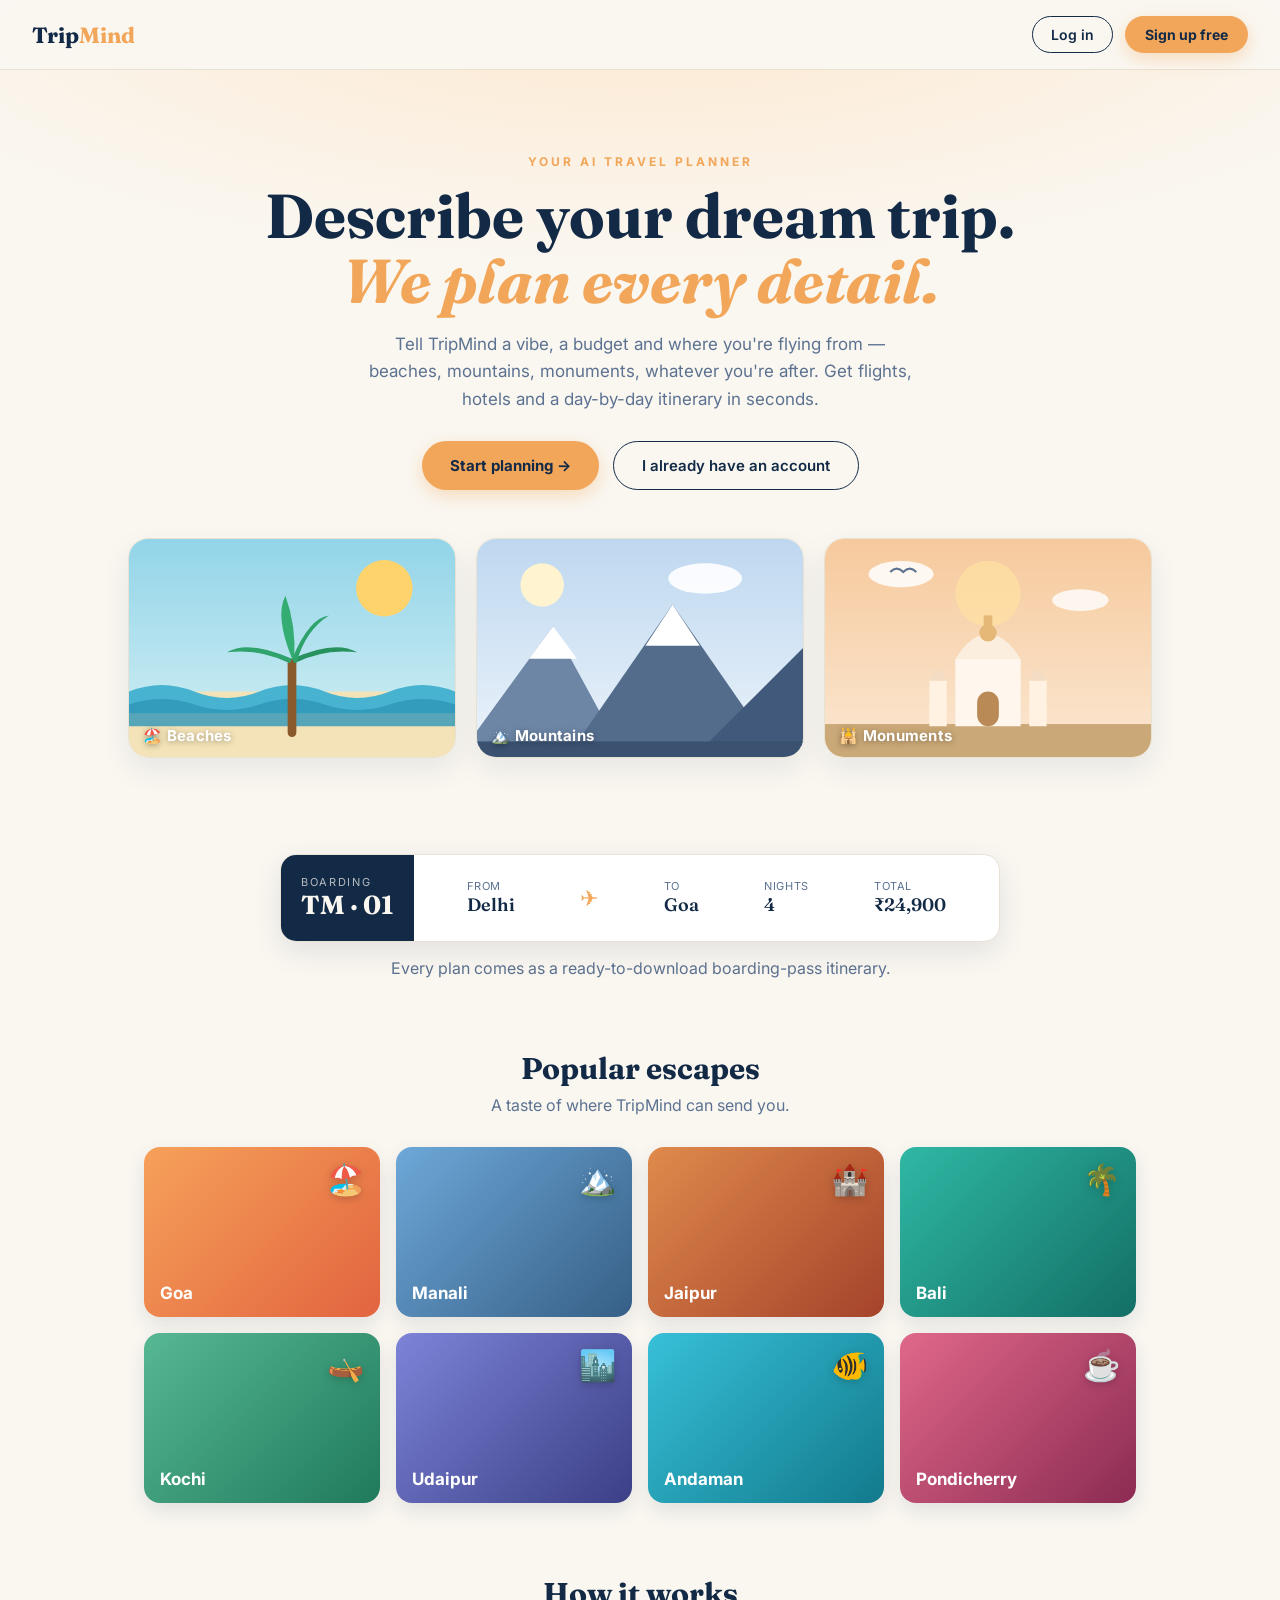
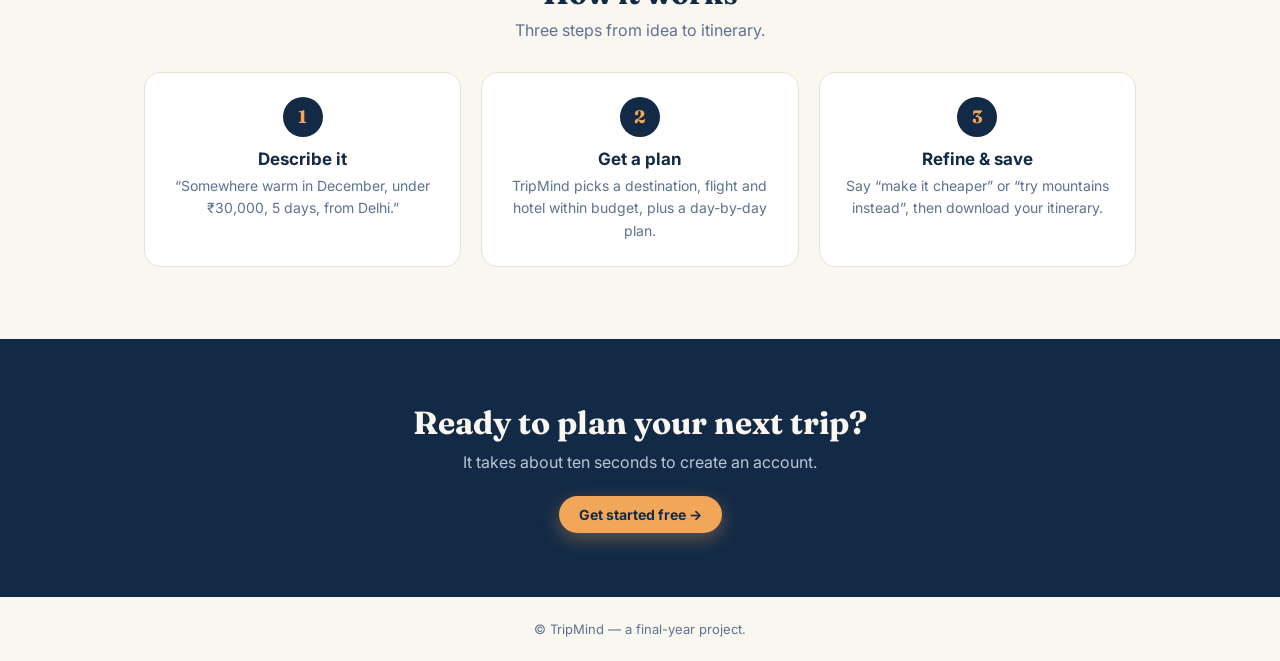
<file: TripMind/frontend/index.html>
<!DOCTYPE html>
<html lang="en">
<head>
  <meta charset="UTF-8" />
  <title>TripMind</title>
  <link rel="stylesheet" href="style.css" />
</head>
<body>
  <div class="auth-wrap"><p class="loading-text">Loading TripMind...</p></div>
  <script src="api.js"></script>
  <script>
    window.location.href = isLoggedIn() ? "chat.html" : "landing.html";
  </script>
</body>
</html>
</file>
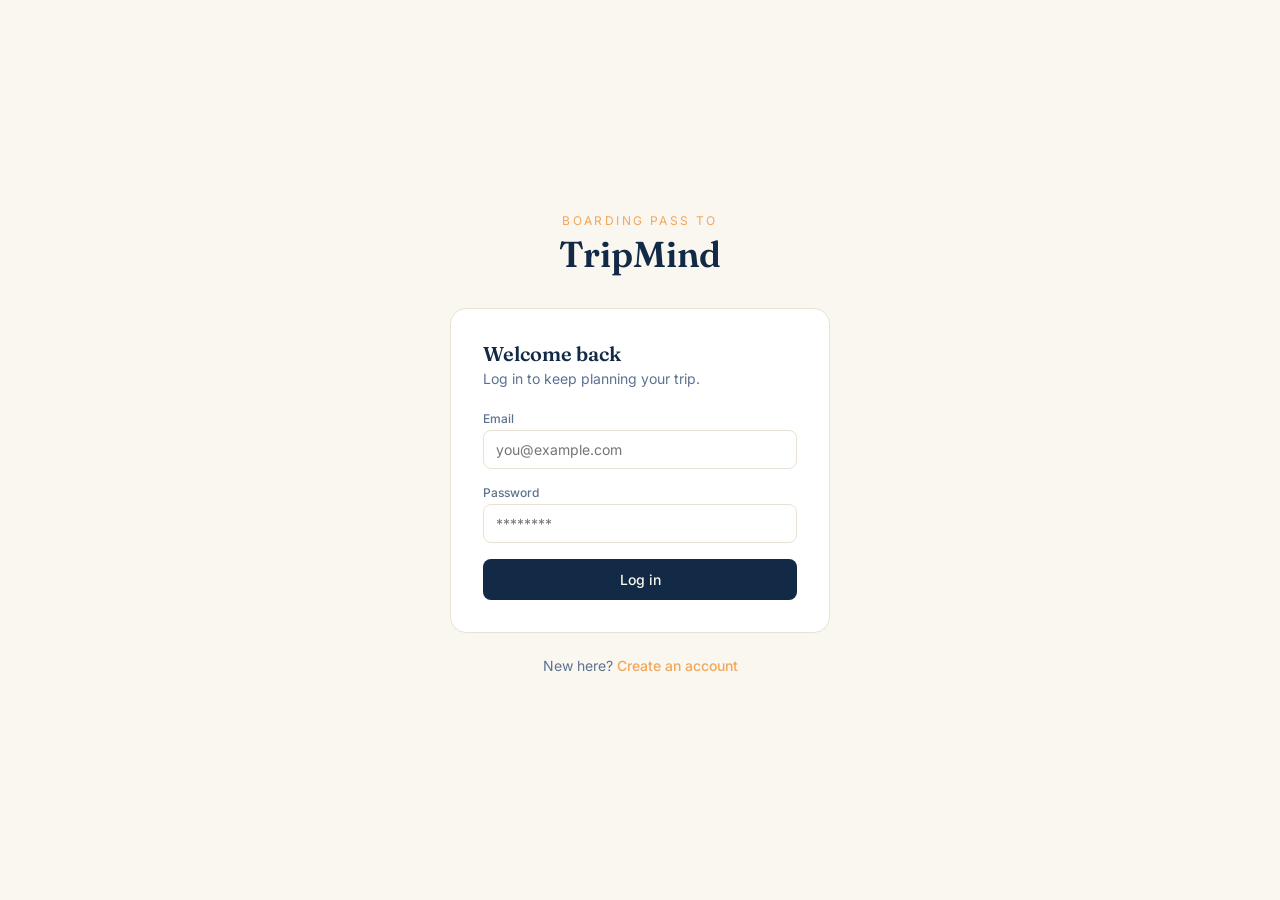
<file: TripMind/frontend/chat.html>
<!DOCTYPE html>
<html lang="en">
<head>
  <meta charset="UTF-8" />
  <title>Plan a trip - TripMind</title>
  <link rel="stylesheet" href="style.css" />
</head>
<body>
  <header class="navbar">
    <a href="chat.html" class="brand">TripMind</a>
    <nav>
      <a href="chat.html" class="active">Plan a trip</a>
      <a href="trips.html">My trips</a>
      <a href="settings.html">Settings</a>
      <button id="logoutBtn">Log out</button>
    </nav>
  </header>

  <main class="chat-wrap">
    <div class="messages" id="messages"></div>

    <div class="starters" id="starters">
      <p>Try asking</p>
      <button class="starter-btn" data-msg="Somewhere warm in December, under Rs 30,000, 5 days, from Delhi">Somewhere warm in December, under Rs 30,000, 5 days, from Delhi</button>
      <button class="starter-btn" data-msg="A heritage trip to Ahmedabad, 4 nights, from Mumbai">A heritage trip to Ahmedabad, 4 nights, from Mumbai</button>
      <button class="starter-btn" data-msg="Snowy mountains from Delhi, 6 days, budget 35000">Snowy mountains from Delhi, 6 days, budget 35000</button>
    </div>

    <form class="chat-form" id="chatForm">
      <textarea id="messageInput" rows="1" placeholder="Describe the trip you want..."></textarea>
      <button type="submit" id="sendBtn">Send</button>
    </form>
  </main>

  <script src="api.js"></script>
  <script>
    requireAuth();
    let conversationId = null, loading = false;
    const messagesEl = document.getElementById("messages");
    const startersEl = document.getElementById("starters");
    const form = document.getElementById("chatForm");
    const input = document.getElementById("messageInput");
    const sendBtn = document.getElementById("sendBtn");

    document.getElementById("logoutBtn").addEventListener("click", function () {
      clearToken(); window.location.href = "login.html";
    });

    const inr = function (n) { return "\u20B9" + Number(n).toLocaleString("en-IN"); };

    function addBubble(role, content) {
      const row = document.createElement("div");
      row.className = "bubble-row " + role;
      const b = document.createElement("div");
      b.className = "bubble " + role; b.textContent = content;
      row.appendChild(b); messagesEl.appendChild(row);
      messagesEl.scrollTop = messagesEl.scrollHeight;
    }

    function mapUrl(lat, lon) {
      var d = 0.15;
      return "https://www.openstreetmap.org/export/embed.html?bbox=" +
        (lon-d)+"%2C"+(lat-d)+"%2C"+(lon+d)+"%2C"+(lat+d)+"&layer=mapnik&marker="+lat+"%2C"+lon;
    }

    function downloadPdf(id, btn) {
      var old = btn.textContent; btn.disabled = true; btn.textContent = "…";
      fetch(API_URL + "/bookings/" + id + "/pdf", { headers: { Authorization: "Bearer " + getToken() } })
        .then(function (r) { if (!r.ok) throw new Error("PDF failed"); return r.blob(); })
        .then(function (blob) {
          var u = URL.createObjectURL(blob), a = document.createElement("a");
          a.href = u; a.download = "tripmind_trip_" + id + ".pdf";
          document.body.appendChild(a); a.click(); a.remove(); URL.revokeObjectURL(u);
        })
        .catch(function (e) { alert(e.message); })
        .finally(function () { btn.disabled = false; btn.textContent = old; });
    }

    // Rich plan card in the chat
    function addPlanCard(it, bookingId) {
      const uid = "m" + Date.now() + Math.floor(Math.random() * 999);
      const days = (it.days || []).map(function (d, i) {
        return "<li><span>Day " + (i + 1) + "</span>" + d + "</li>"; }).join("");
      const alts = (it.alternatives || []).map(function (a) {
        return "<span class='alt-chip'>" + a.city + " · " + inr(a.total) + "</span>"; }).join("");
      const badge = it.is_update ? "<span class='plan-badge'>Updated</span>" : "";
      const over = it.within_budget ? "" : " <span class='over'>(over budget)</span>";

      const html =
        "<div class='plan-card'>" +
          "<div class='plan-head'>" +
            "<div class='route'><b>" + it.origin + "</b> <span class='pl'>\u2708</span> <b>" + it.destination + "</b></div>" +
            "<div class='pn'>" + it.nights + " nights " + badge + "</div>" +
          "</div>" +
          (it.highlight ? "<p class='plan-hl'>" + it.highlight + "</p>" : "") +
          "<div class='prow'><span class='pk'>\u2708\ufe0f Flight</span><span class='pv'>" + it.airline + " · " + it.departure_date + "</span><span class='pp'>" + inr(it.flight_price) + "</span></div>" +
          "<div class='prow'><span class='pk'>\U0001f3e8 Hotel</span><span class='pv'>" + it.hotel_name + " · \u2605" + it.hotel_rating + "</span><span class='pp'>" + inr(it.hotel_price_per_night) + "/night</span></div>" +
          "<div class='prow total'><span class='pk'>\U0001f4b0 Total</span><span class='pv'></span><span class='pp'>" + inr(it.total_price) + over + "</span></div>" +
          "<details class='plan-days'><summary>Day-by-day itinerary</summary><ul class='day-list'>" + days + "</ul></details>" +
          (alts ? "<div class='plan-alts'>Also considered: " + alts + "</div>" : "") +
          "<div class='plan-actions'>" +
            (bookingId ? "<button class='chip-btn' id='pdf-" + uid + "'>\u2b07 Download PDF</button>" : "") +
            (it.lat != null ? "<button class='chip-btn' id='map-" + uid + "'>\u25ce Show map</button>" : "") +
          "</div>" +
          (it.lat != null ? "<div class='plan-map' id='mapwrap-" + uid + "' style='display:none'><iframe title='map' loading='lazy' src='" + mapUrl(it.lat, it.lon) + "'></iframe></div>" : "") +
        "</div>";

      const row = document.createElement("div");
      row.className = "bubble-row assistant";
      row.innerHTML = html;
      messagesEl.appendChild(row);
      messagesEl.scrollTop = messagesEl.scrollHeight;

      if (bookingId) {
        const pb = document.getElementById("pdf-" + uid);
        pb.addEventListener("click", function () { downloadPdf(bookingId, pb); });
      }
      if (it.lat != null) {
        document.getElementById("map-" + uid).addEventListener("click", function () {
          const m = document.getElementById("mapwrap-" + uid);
          m.style.display = m.style.display === "none" ? "block" : "none";
          messagesEl.scrollTop = messagesEl.scrollHeight;
        });
      }
    }

    function setThinking(show) {
      const ex = document.getElementById("thinkingRow");
      if (ex) ex.remove();
      if (!show) return;
      const row = document.createElement("div");
      row.className = "bubble-row assistant"; row.id = "thinkingRow";
      row.innerHTML = '<div class="thinking"><div class="track"><div class="plane"></div></div><span>Planning...</span></div>';
      messagesEl.appendChild(row); messagesEl.scrollTop = messagesEl.scrollHeight;
    }

    async function sendMessage(text) {
      if (!text.trim() || loading) return;
      startersEl.style.display = "none";
      addBubble("user", text); input.value = "";
      loading = true; sendBtn.disabled = true; setThinking(true);
      try {
        const res = await api.sendMessage(text, conversationId);
        conversationId = res.conversation_id;
        setThinking(false);
        if (res.itinerary) addPlanCard(res.itinerary, res.booking_id);
        else addBubble("assistant", res.reply);
      } catch (err) {
        setThinking(false);
        addBubble("assistant", "Something went wrong reaching the planner: " + err.message);
      } finally { loading = false; sendBtn.disabled = false; }
    }

    addBubble("assistant", "Tell me what kind of trip you're after — a vibe, a budget, roughly how long, and where you're flying from. I'll plan it, and you can refine with things like \u201cmake it cheaper\u201d.");

    document.querySelectorAll(".starter-btn").forEach(function (btn) {
      btn.addEventListener("click", function () { sendMessage(btn.getAttribute("data-msg")); });
    });
    form.addEventListener("submit", function (e) { e.preventDefault(); sendMessage(input.value); });
    input.addEventListener("keydown", function (e) {
      if (e.key === "Enter" && !e.shiftKey) { e.preventDefault(); sendMessage(input.value); }
    });
  </script>
</body>
</html>
</file>
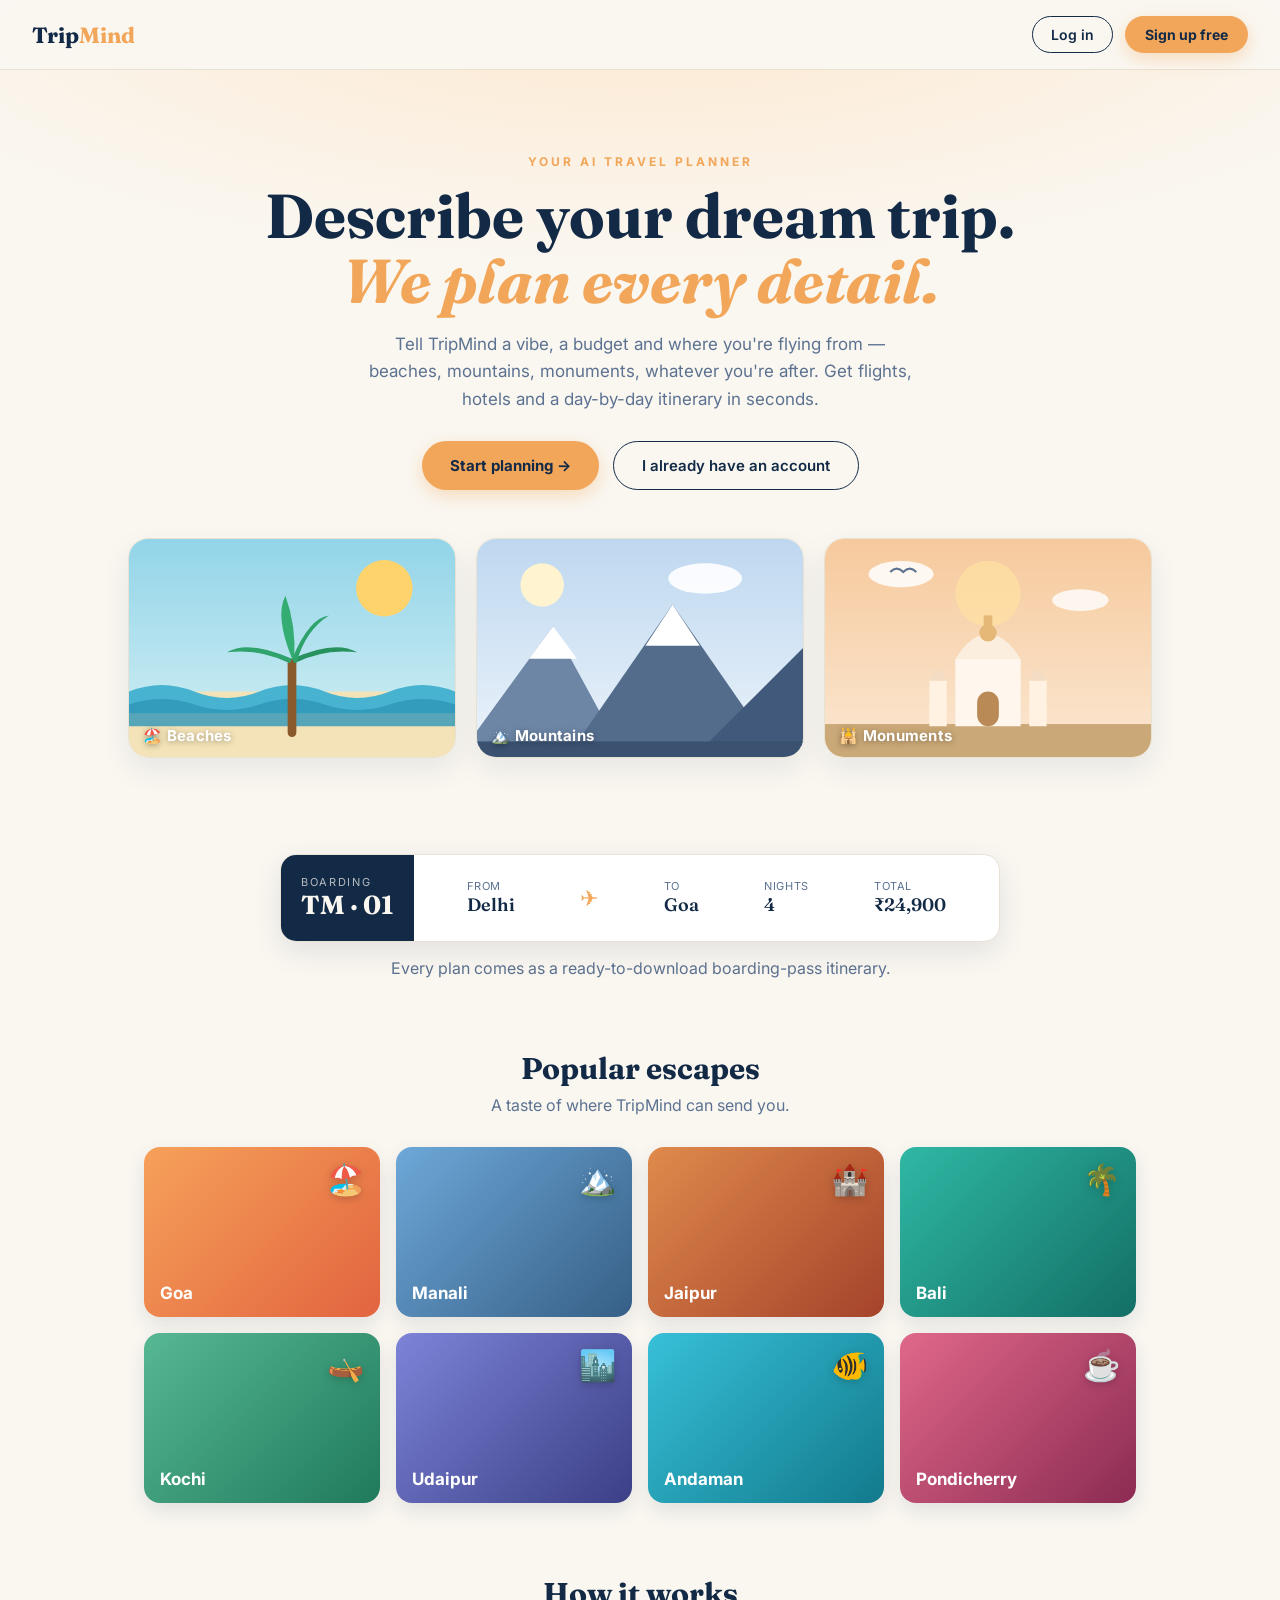
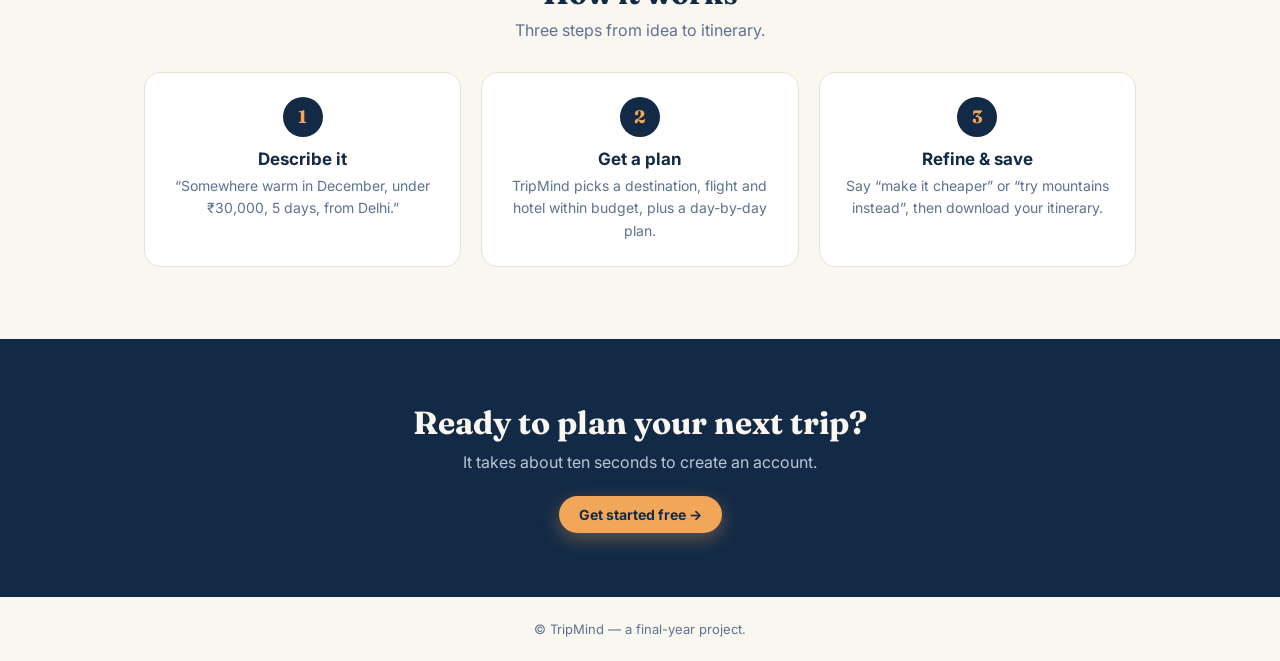
<file: TripMind/frontend/landing.html>
<!DOCTYPE html>
<html lang="en">
<head>
  <meta charset="UTF-8" />
  <meta name="viewport" content="width=device-width, initial-scale=1" />
  <title>TripMind — Plan trips by just describing them</title>
  <link rel="stylesheet" href="style.css" />
  <link rel="stylesheet" href="landing.css" />
</head>
<body>
  <!-- NAV -->
  <header class="lp-nav">
    <div class="brand">Trip<span>Mind</span></div>
    <div class="lp-nav-actions">
      <button class="btn-ghost" onclick="location.href='login.html'">Log in</button>
      <button class="btn-fill" onclick="location.href='register.html'">Sign up free</button>
    </div>
  </header>

  <!-- HERO -->
  <section class="hero">
    <div class="sky-plane">✈️</div>
    <p class="eyebrow reveal">Your AI travel planner</p>
    <h1 class="reveal d1">Describe your dream trip.<br /><span class="hl">We plan every detail.</span></h1>
    <p class="lead reveal d2">
      Tell TripMind a vibe, a budget and where you're flying from — beaches, mountains,
      monuments, whatever you're after. Get flights, hotels and a day-by-day itinerary in seconds.
    </p>
    <div class="hero-cta reveal d3">
      <button class="btn-fill" onclick="location.href='register.html'">Start planning →</button>
      <button class="btn-ghost" onclick="location.href='login.html'">I already have an account</button>
    </div>

    <!-- ANIMATED SCENES -->
    <div class="scenes">
      <!-- BEACH -->
      <div class="scene reveal d1">
        <svg viewBox="0 0 300 220" preserveAspectRatio="xMidYMid slice" xmlns="http://www.w3.org/2000/svg">
          <defs>
            <linearGradient id="beachGrad" x1="0" y1="0" x2="0" y2="1">
              <stop offset="0" stop-color="#8fd3e8"/><stop offset="1" stop-color="#d9f2f5"/>
            </linearGradient>
          </defs>
          <rect fill="url(#beachGrad)" width="300" height="220"/>
          <circle class="sun" cx="235" cy="55" r="26" fill="#ffd36b"/>
          <rect y="150" width="300" height="70" fill="#f4e3b8"/>
          <path class="wave" d="M0,150 q30,-12 60,0 t60,0 t60,0 t60,0 t60,0 v20 H0 Z" fill="#48b3d0"/>
          <path class="wave2" d="M0,162 q30,-10 60,0 t60,0 t60,0 t60,0 t60,0 v20 H0 Z" fill="#2f97b8" opacity=".8"/>
          <g class="palm">
            <rect x="146" y="120" width="8" height="72" rx="4" fill="#8a5a2b"/>
            <path d="M150,120 q-40,-18 -60,-6 q30,-4 58,10 Z" fill="#2fa36b"/>
            <path d="M150,120 q40,-18 60,-6 q-30,-4 -58,10 Z" fill="#28925f"/>
            <path d="M150,120 q-16,-40 -6,-58 q10,28 8,58 Z" fill="#34ad72"/>
            <path d="M150,120 q16,-38 34,-40 q-22,14 -30,44 Z" fill="#2fa36b"/>
          </g>
          <span></span>
        </svg>
        <div class="label">🏖️ Beaches</div>
      </div>

      <!-- MOUNTAINS -->
      <div class="scene reveal d2">
        <svg viewBox="0 0 300 220" preserveAspectRatio="xMidYMid slice" xmlns="http://www.w3.org/2000/svg">
          <defs>
            <linearGradient id="mtnGrad" x1="0" y1="0" x2="0" y2="1">
              <stop offset="0" stop-color="#bcd6ef"/><stop offset="1" stop-color="#eef5fb"/>
            </linearGradient>
          </defs>
          <rect fill="url(#mtnGrad)" width="300" height="220"/>
          <circle cx="60" cy="52" r="20" fill="#fff4cf"/>
          <g class="cloud-m"><ellipse cx="210" cy="46" rx="34" ry="14" fill="#ffffff" opacity=".9"/></g>
          <path d="M-10,200 L70,90 L130,200 Z" fill="#6d86a6"/>
          <path d="M70,90 L92,120 L48,120 Z" fill="#ffffff"/>
          <path d="M90,200 L180,70 L270,200 Z" fill="#546c8c"/>
          <path d="M180,70 L205,108 L155,108 Z" fill="#ffffff"/>
          <path d="M210,200 L300,110 L360,200 Z" fill="#41597a"/>
          <rect y="196" width="300" height="26" fill="#3a5170"/>
          <circle class="snowflake" cx="40"  cy="0" r="2.5" fill="#fff" style="animation-duration:6s; animation-delay:0s"/>
          <circle class="snowflake" cx="110" cy="0" r="2" fill="#fff" style="animation-duration:8s; animation-delay:1s"/>
          <circle class="snowflake" cx="175" cy="0" r="2.5" fill="#fff" style="animation-duration:5.5s; animation-delay:.5s"/>
          <circle class="snowflake" cx="240" cy="0" r="2" fill="#fff" style="animation-duration:7s; animation-delay:2s"/>
          <circle class="snowflake" cx="285" cy="0" r="2.5" fill="#fff" style="animation-duration:6.5s; animation-delay:1.5s"/>
        </svg>
        <div class="label">🏔️ Mountains</div>
      </div>

      <!-- MONUMENT -->
      <div class="scene reveal d3">
        <svg viewBox="0 0 300 220" preserveAspectRatio="xMidYMid slice" xmlns="http://www.w3.org/2000/svg">
          <defs>
            <linearGradient id="monGrad" x1="0" y1="0" x2="0" y2="1">
              <stop offset="0" stop-color="#f6c89a"/><stop offset="1" stop-color="#fbe9d5"/>
            </linearGradient>
          </defs>
          <rect fill="url(#monGrad)" width="300" height="220"/>
          <circle cx="150" cy="60" r="30" fill="#ffe0a3" opacity=".8"/>
          <g class="cloud-a"><ellipse cx="70" cy="42" rx="30" ry="12" fill="#fff" opacity=".85"/></g>
          <g class="cloud-b"><ellipse cx="235" cy="66" rx="26" ry="10" fill="#fff" opacity=".8"/></g>
          <g class="bird" style="animation-delay:0s"><path d="M60,40 q6,-6 12,0 q6,-6 12,0" stroke="#5c7290" stroke-width="2" fill="none"/></g>
          <!-- stylised domed palace -->
          <rect y="180" width="300" height="40" fill="#caa877"/>
          <rect x="120" y="120" width="60" height="62" fill="#fff7ee"/>
          <path d="M120,120 q30,-46 60,0 Z" fill="#fbeede"/>
          <circle cx="150" cy="96" r="8" fill="#e6b877"/>
          <rect x="146" y="80" width="8" height="14" fill="#e6b877"/>
          <rect x="96"  y="140" width="16" height="42" fill="#fff2e2"/>
          <path d="M96,140 q8,-20 16,0 Z" fill="#f2ddc4"/>
          <rect x="188" y="140" width="16" height="42" fill="#fff2e2"/>
          <path d="M188,140 q8,-20 16,0 Z" fill="#f2ddc4"/>
          <rect x="140" y="150" width="20" height="32" rx="10" fill="#b98a55"/>
        </svg>
        <div class="label">🕌 Monuments</div>
      </div>
    </div>
  </section>

  <!-- BOARDING PASS -->
  <section class="section" style="margin-top:56px">
    <div class="ticket reveal">
      <div class="stub">
        <div style="font-size:11px;letter-spacing:.15em;text-transform:uppercase;opacity:.7">Boarding</div>
        <div class="big">TM · 01</div>
      </div>
      <div class="body">
        <div class="cell"><div class="k">From</div><div class="v">Delhi</div></div>
        <div class="cell" style="font-size:22px;color:#f2a65a">✈</div>
        <div class="cell"><div class="k">To</div><div class="v">Goa</div></div>
        <div class="cell"><div class="k">Nights</div><div class="v">4</div></div>
        <div class="cell"><div class="k">Total</div><div class="v">₹24,900</div></div>
      </div>
    </div>
    <p class="sub" style="margin-top:16px">Every plan comes as a ready-to-download boarding-pass itinerary.</p>
  </section>

  <!-- DESTINATIONS -->
  <section class="section">
    <h2>Popular escapes</h2>
    <p class="sub">A taste of where TripMind can send you.</p>
    <div class="cards">
      <div class="pcard pc-goa"><span class="emoji">🏖️</span><span class="meta">Goa</span></div>
      <div class="pcard pc-manali"><span class="emoji">🏔️</span><span class="meta">Manali</span></div>
      <div class="pcard pc-jaipur"><span class="emoji">🏰</span><span class="meta">Jaipur</span></div>
      <div class="pcard pc-bali"><span class="emoji">🌴</span><span class="meta">Bali</span></div>
      <div class="pcard pc-kochi"><span class="emoji">🛶</span><span class="meta">Kochi</span></div>
      <div class="pcard pc-udaipur"><span class="emoji">🏙️</span><span class="meta">Udaipur</span></div>
      <div class="pcard pc-andaman"><span class="emoji">🐠</span><span class="meta">Andaman</span></div>
      <div class="pcard pc-pondi"><span class="emoji">☕</span><span class="meta">Pondicherry</span></div>
    </div>
  </section>

  <!-- HOW IT WORKS -->
  <section class="section">
    <h2>How it works</h2>
    <p class="sub">Three steps from idea to itinerary.</p>
    <div class="steps">
      <div class="step"><div class="num">1</div><h3>Describe it</h3><p>“Somewhere warm in December, under ₹30,000, 5 days, from Delhi.”</p></div>
      <div class="step"><div class="num">2</div><h3>Get a plan</h3><p>TripMind picks a destination, flight and hotel within budget, plus a day-by-day plan.</p></div>
      <div class="step"><div class="num">3</div><h3>Refine &amp; save</h3><p>Say “make it cheaper” or “try mountains instead”, then download your itinerary.</p></div>
    </div>
  </section>

  <!-- FOOTER CTA -->
  <section class="foot-cta">
    <h2>Ready to plan your next trip?</h2>
    <p>It takes about ten seconds to create an account.</p>
    <button class="btn-fill" onclick="location.href='register.html'">Get started free →</button>
  </section>
  <div class="lp-footer">© TripMind — a final-year project.</div>

  <script src="api.js"></script>
  <script>
    // If already logged in, skip the landing page and go straight to planning.
    if (typeof isLoggedIn === "function" && isLoggedIn()) {
      window.location.href = "chat.html";
    }
  </script>
</body>
</html>
</file>
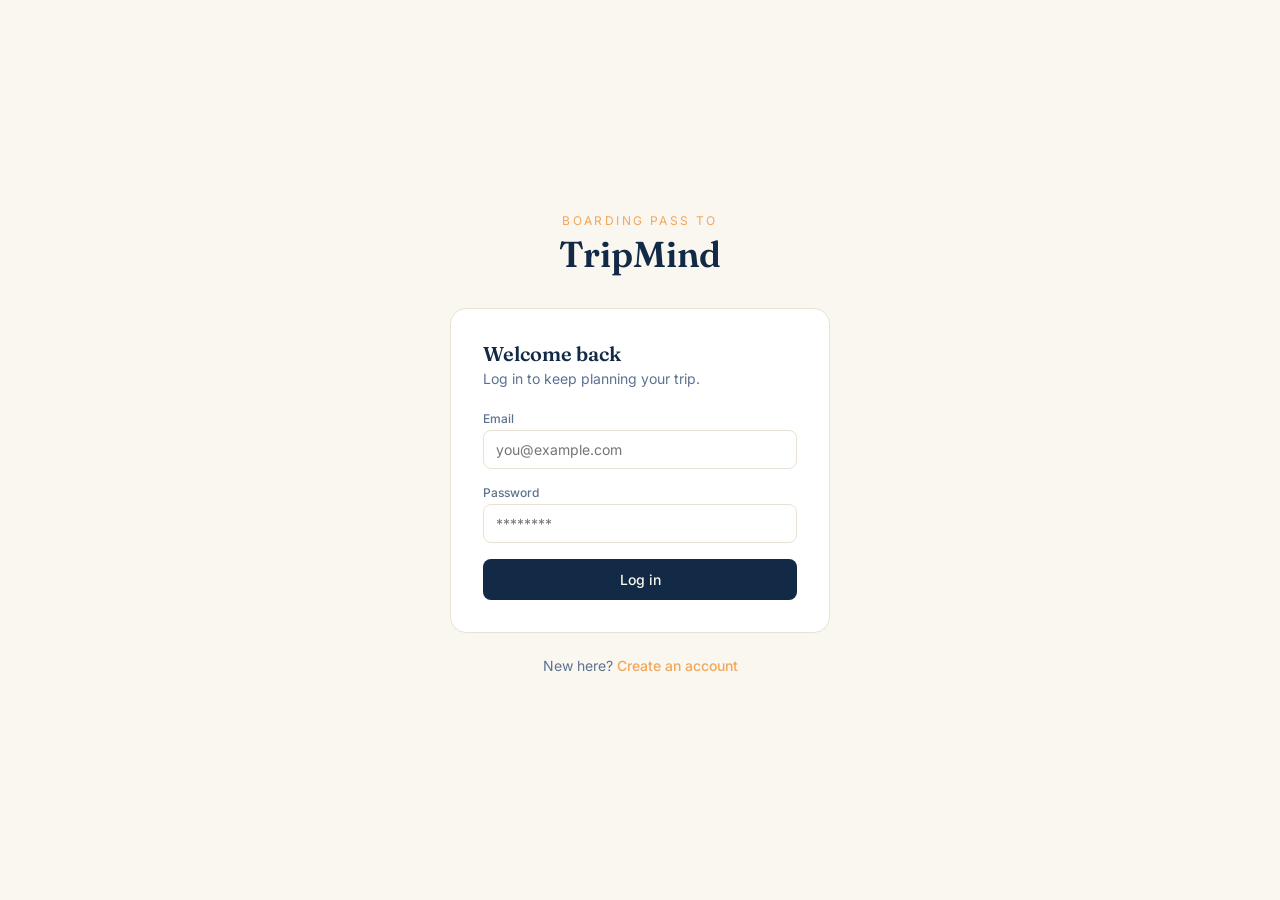
<file: TripMind/frontend/login.html>
<!DOCTYPE html>
<html lang="en">
<head>
  <meta charset="UTF-8" />
  <title>Log in - TripMind</title>
  <link rel="stylesheet" href="style.css" />
</head>
<body>
  <main class="auth-wrap">
    <div class="auth-box">
      <div class="auth-eyebrow">
        <p>Boarding pass to</p>
        <h1 class="display">TripMind</h1>
      </div>

      <div class="auth-card">
        <h2 class="display">Welcome back</h2>
        <p class="subtitle">Log in to keep planning your trip.</p>

        <p class="error-text" id="errorText" style="display: none"></p>

        <form id="loginForm">
          <div class="field">
            <label for="email">Email</label>
            <input type="email" id="email" required placeholder="you@example.com" />
          </div>
          <div class="field">
            <label for="password">Password</label>
            <input type="password" id="password" required placeholder="********" />
          </div>
          <button type="submit" class="btn-primary" id="submitBtn">Log in</button>
        </form>
      </div>

      <p class="auth-footer">
        New here? <a href="register.html">Create an account</a>
      </p>
    </div>
  </main>

  <script src="api.js"></script>
  <script>
    redirectIfLoggedIn();

    const form = document.getElementById("loginForm");
    const errorText = document.getElementById("errorText");
    const submitBtn = document.getElementById("submitBtn");

    form.addEventListener("submit", async function (e) {
      e.preventDefault();
      errorText.style.display = "none";
      submitBtn.disabled = true;
      submitBtn.textContent = "Logging in...";

      const email = document.getElementById("email").value;
      const password = document.getElementById("password").value;

      try {
        const result = await api.login(email, password);
        setToken(result.access_token);
        window.location.href = "chat.html";
      } catch (err) {
        errorText.textContent = err.message || "Login failed";
        errorText.style.display = "block";
        submitBtn.disabled = false;
        submitBtn.textContent = "Log in";
      }
    });
  </script>
</body>
</html>
</file>
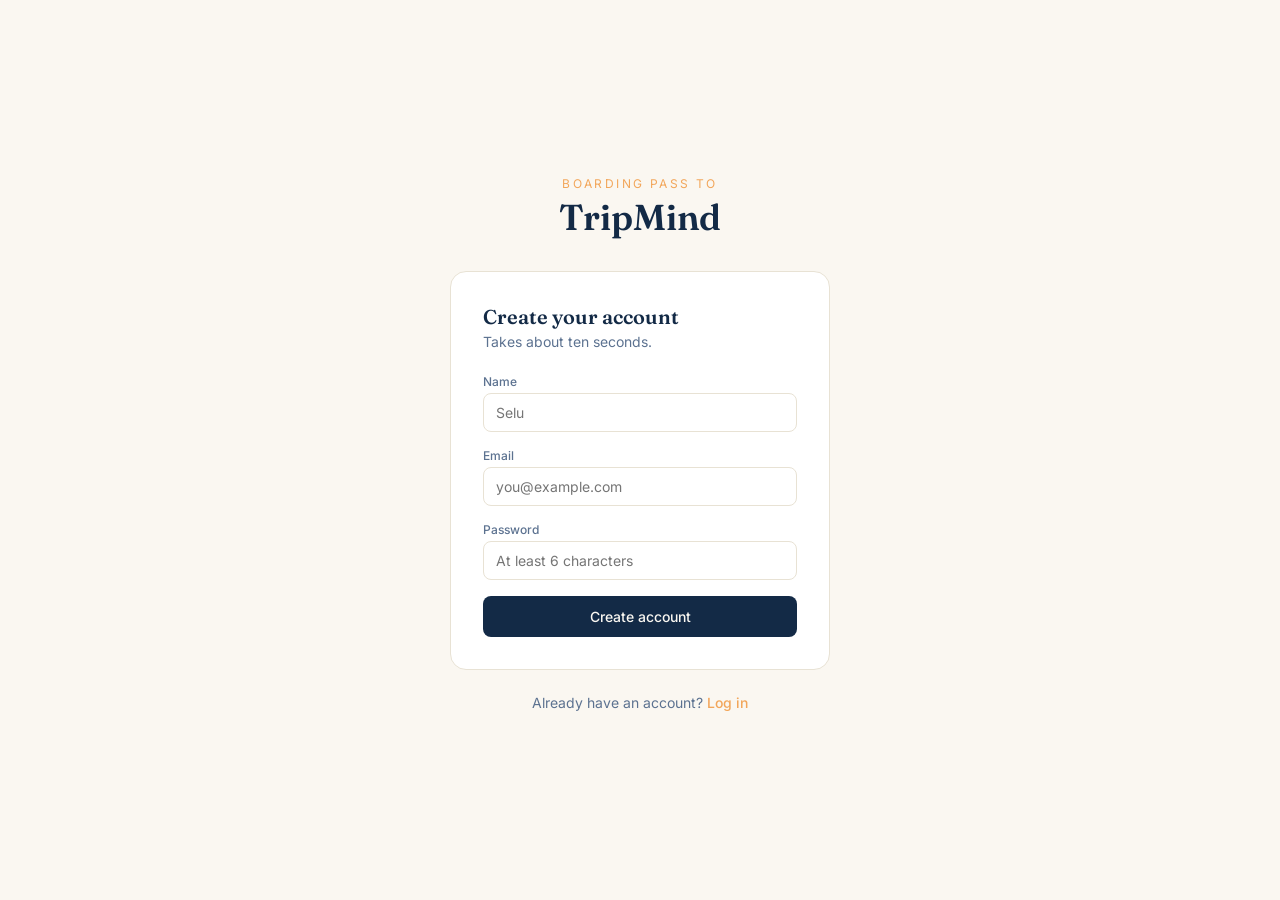
<file: TripMind/frontend/register.html>
<!DOCTYPE html>
<html lang="en">
<head>
  <meta charset="UTF-8" />
  <title>Create account - TripMind</title>
  <link rel="stylesheet" href="style.css" />
</head>
<body>
  <main class="auth-wrap">
    <div class="auth-box">
      <div class="auth-eyebrow">
        <p>Boarding pass to</p>
        <h1 class="display">TripMind</h1>
      </div>

      <div class="auth-card">
        <h2 class="display">Create your account</h2>
        <p class="subtitle">Takes about ten seconds.</p>

        <p class="error-text" id="errorText" style="display: none"></p>

        <form id="registerForm">
          <div class="field">
            <label for="name">Name</label>
            <input type="text" id="name" required placeholder="Selu" />
          </div>
          <div class="field">
            <label for="email">Email</label>
            <input type="email" id="email" required placeholder="you@example.com" />
          </div>
          <div class="field">
            <label for="password">Password</label>
            <input type="password" id="password" required minlength="6" placeholder="At least 6 characters" />
          </div>
          <button type="submit" class="btn-primary" id="submitBtn">Create account</button>
        </form>
      </div>

      <p class="auth-footer">
        Already have an account? <a href="login.html">Log in</a>
      </p>
    </div>
  </main>

  <script src="api.js"></script>
  <script>
    redirectIfLoggedIn();

    const form = document.getElementById("registerForm");
    const errorText = document.getElementById("errorText");
    const submitBtn = document.getElementById("submitBtn");

    form.addEventListener("submit", async function (e) {
      e.preventDefault();
      errorText.style.display = "none";
      submitBtn.disabled = true;
      submitBtn.textContent = "Creating account...";

      const name = document.getElementById("name").value;
      const email = document.getElementById("email").value;
      const password = document.getElementById("password").value;

      try {
        const result = await api.register(email, password, name);
        setToken(result.access_token);
        window.location.href = "chat.html";
      } catch (err) {
        errorText.textContent = err.message || "Registration failed";
        errorText.style.display = "block";
        submitBtn.disabled = false;
        submitBtn.textContent = "Create account";
      }
    });
  </script>
</body>
</html>
</file>
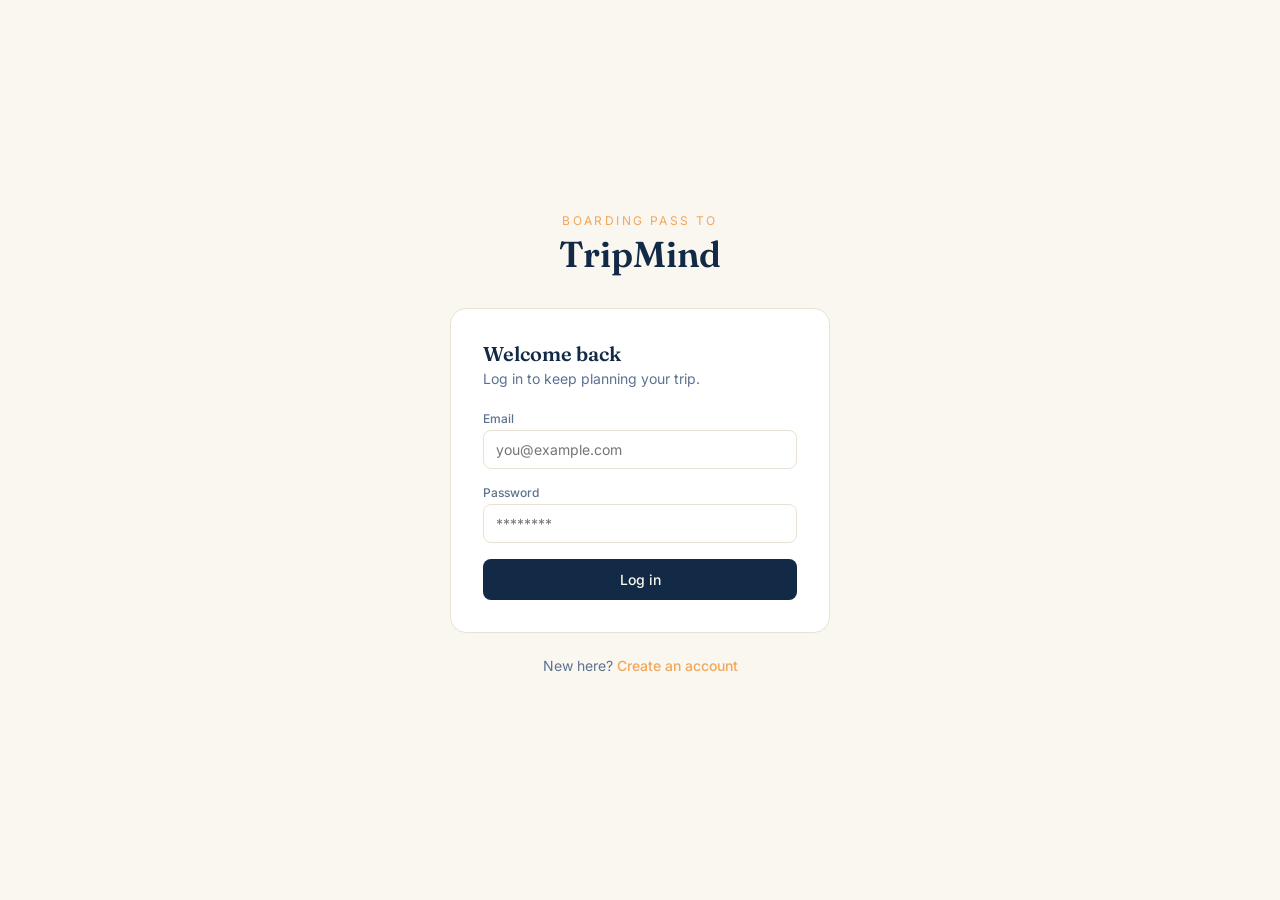
<file: TripMind/frontend/settings.html>
<!DOCTYPE html>
<html lang="en">
<head>
  <meta charset="UTF-8" />
  <title>Settings — TripMind</title>
  <link rel="stylesheet" href="style.css" />
</head>
<body>
  <header class="navbar">
    <a href="chat.html" class="brand">TripMind</a>
    <nav>
      <a href="chat.html">Plan a trip</a>
      <a href="trips.html">My trips</a>
      <a href="settings.html" class="active">Settings</a>
      <button id="logoutBtn">Log out</button>
    </nav>
  </header>

  <main class="auth-wrap" style="align-items:flex-start;padding-top:48px">
    <div class="auth-box">
      <div class="auth-card">
        <h2 class="display">Your preferences</h2>
        <p class="subtitle">TripMind uses these to plan smarter for you.</p>

        <p class="error-text" id="msg" style="display:none"></p>

        <div class="field">
          <label for="homeCity">Home city (default departure)</label>
          <select id="homeCity">
            <option value="">No preference</option>
            <option>Delhi</option>
            <option>Mumbai</option>
            <option>Bangalore</option>
          </select>
        </div>

        <div class="field">
          <label for="budgetStyle">Budget style</label>
          <select id="budgetStyle">
            <option value="budget">Budget — cheapest options</option>
            <option value="balanced" selected>Balanced — good value</option>
            <option value="comfort">Comfort — nicer hotels</option>
          </select>
        </div>

        <button class="btn-primary" id="saveBtn">Save preferences</button>
      </div>
    </div>
  </main>

  <script src="api.js"></script>
  <script>
    requireAuth();
    document.getElementById("logoutBtn").addEventListener("click", function () {
      clearToken(); window.location.href = "login.html";
    });

    const homeCity = document.getElementById("homeCity");
    const budgetStyle = document.getElementById("budgetStyle");
    const msg = document.getElementById("msg");
    const saveBtn = document.getElementById("saveBtn");

    // Load current preferences.
    api.me().then(function (u) {
      const p = u.preferences || {};
      if (p.home_city) homeCity.value = p.home_city;
      if (p.budget_style) budgetStyle.value = p.budget_style;
    }).catch(function(){});

    saveBtn.addEventListener("click", function () {
      saveBtn.disabled = true; saveBtn.textContent = "Saving...";
      api.updatePreferences({ home_city: homeCity.value, budget_style: budgetStyle.value })
        .then(function () {
          msg.textContent = "Saved! TripMind will use these next time you plan.";
          msg.style.color = "#128a5a"; msg.style.display = "block";
        })
        .catch(function (err) {
          msg.textContent = err.message; msg.style.color = "#dc2626"; msg.style.display = "block";
        })
        .finally(function () { saveBtn.disabled = false; saveBtn.textContent = "Save preferences"; });
    });
  </script>
</body>
</html>
</file>
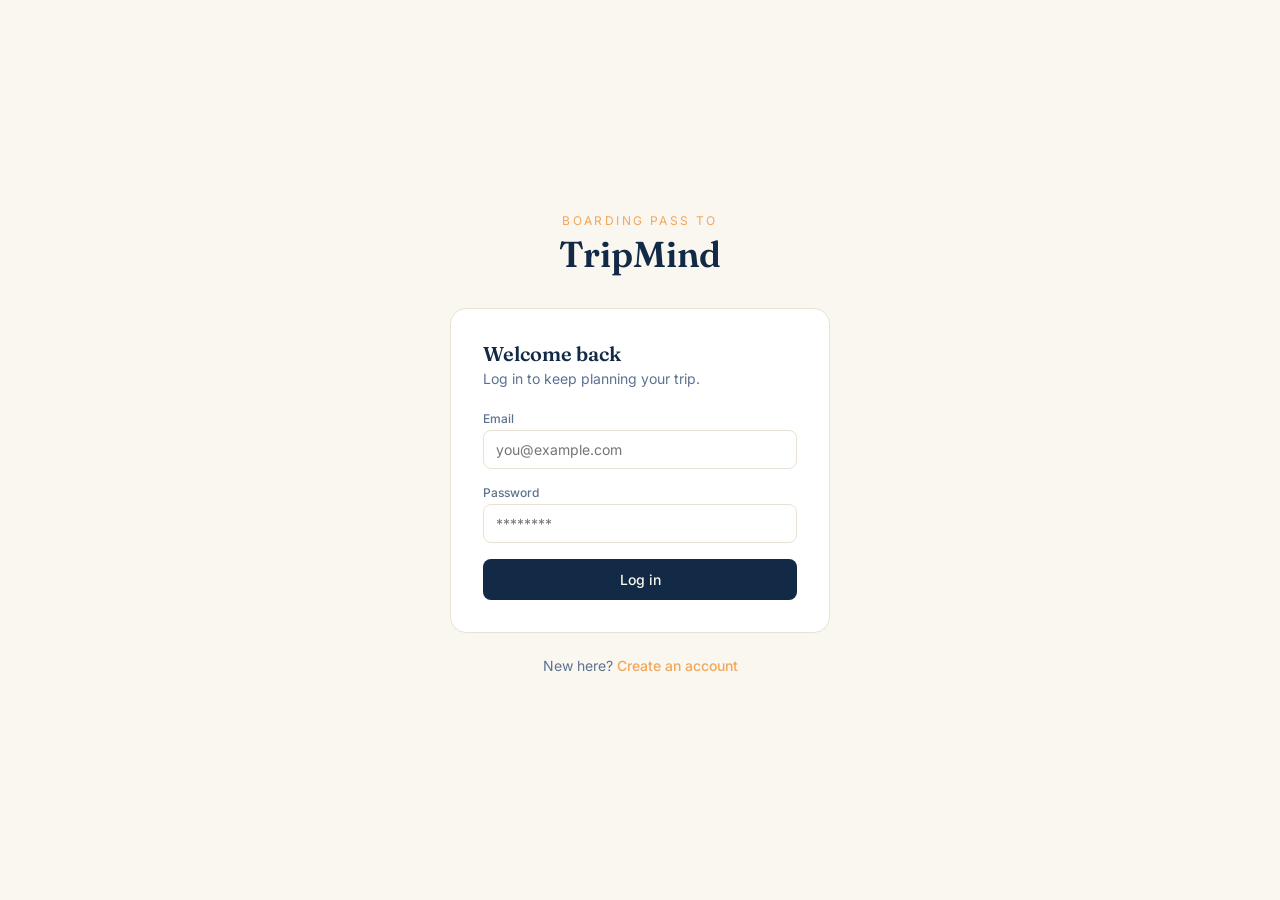
<file: TripMind/frontend/trips.html>
<!DOCTYPE html>
<html lang="en">
<head>
  <meta charset="UTF-8" />
  <title>My trips — TripMind</title>
  <link rel="stylesheet" href="style.css" />
</head>
<body>
  <header class="navbar">
    <a href="chat.html" class="brand">TripMind</a>
    <nav>
      <a href="chat.html">Plan a trip</a>
      <a href="trips.html" class="active">My trips</a>
      <a href="settings.html">Settings</a>
      <button id="logoutBtn">Log out</button>
    </nav>
  </header>

  <main class="trips-wrap">
    <h1 class="display">My trips</h1>
    <p class="subtitle">Everything TripMind has planned for you.</p>

    <div id="statsBar" class="stats-bar" style="display:none"></div>
    <div id="content"><p class="loading-text">Loading...</p></div>
  </main>

  <script src="api.js"></script>
  <script>
    requireAuth();
    document.getElementById("logoutBtn").addEventListener("click", function () {
      clearToken(); window.location.href = "login.html";
    });

    const contentEl = document.getElementById("content");
    const statsBar = document.getElementById("statsBar");
    const inr = function (n) { return "\u20B9" + Number(n).toLocaleString("en-IN"); };

    function statTile(v, l) {
      return '<div class="stat-tile"><div class="stat-value">' + v +
             '</div><div class="stat-label">' + l + "</div></div>";
    }
    function renderStats(s) {
      if (!s || s.trips_planned === 0) return;
      statsBar.style.display = "grid";
      statsBar.innerHTML =
        statTile(s.confirmed, "Confirmed trips") + statTile(s.cancelled, "Cancelled") +
        statTile(inr(s.total_spent), "Total spend") + statTile(s.cities.length, "Cities");
    }

    function mapUrl(lat, lon) {
      var d = 0.15;
      return "https://www.openstreetmap.org/export/embed.html?bbox=" +
        (lon - d) + "%2C" + (lat - d) + "%2C" + (lon + d) + "%2C" + (lat + d) +
        "&layer=mapnik&marker=" + lat + "%2C" + lon;
    }

    function tripCardHtml(b) {
      var it = b.itinerary || {};
      var statusClass = b.status === "confirmed" ? "status confirmed" : "status";
      var days = (it.days && it.days.length)
        ? '<ul class="day-list">' + it.days.map(function (d, i) {
            return "<li><span>Day " + (i + 1) + "</span>" + d + "</li>"; }).join("") + "</ul>"
        : "";
      var mapBlock = (it.lat != null && it.lon != null)
        ? '<div class="map-wrap" id="map-' + b.id + '" style="display:none">' +
          '<iframe title="map" loading="lazy" src="' + mapUrl(it.lat, it.lon) + '"></iframe></div>'
        : "";
      var actions =
        '<button class="link-btn pdf-btn" data-id="' + b.id + '">⤓ PDF</button>' +
        (mapBlock ? '<button class="link-btn map-btn" data-id="' + b.id + '">◎ Map</button>' : "") +
        (b.status === "confirmed"
          ? '<button class="link-btn cancel-btn" data-id="' + b.id + '">Cancel trip</button>' : "");
      return (
        '<div class="trip-card">' +
          '<div class="top"><span class="airline">' + (it.airline || "\u2014") + "</span>" +
            '<span class="' + statusClass + '">' + b.status + "</span></div>" +
          '<div class="middle"><div><p class="label">Destination</p>' +
            '<p class="value">' + (it.destination || "\u2014") + "</p></div>" +
            '<div class="stub-divider"></div>' +
            '<div style="text-align:right"><p class="label">Departs</p>' +
            '<p class="value">' + (it.departure_date || "\u2014") + "</p></div></div>" +
          days + mapBlock +
          '<div class="bottom"><span>' + (it.nights || 0) + " nights &middot; " +
            (it.hotel_name || "") + "</span>" +
            '<span class="price">' + inr(b.total_price) + "</span></div>" +
          '<div class="card-actions">' + actions + "</div>" +
        "</div>"
      );
    }

    function downloadPdf(id, btn) {
      var old = btn.textContent; btn.disabled = true; btn.textContent = "…";
      fetch(API_URL + "/bookings/" + id + "/pdf", { headers: { Authorization: "Bearer " + getToken() } })
        .then(function (r) { if (!r.ok) throw new Error("PDF failed"); return r.blob(); })
        .then(function (blob) {
          var u = URL.createObjectURL(blob);
          var a = document.createElement("a"); a.href = u; a.download = "tripmind_trip_" + id + ".pdf";
          document.body.appendChild(a); a.click(); a.remove(); URL.revokeObjectURL(u);
        })
        .catch(function (e) { alert(e.message); })
        .finally(function () { btn.disabled = false; btn.textContent = old; });
    }

    function bindActions() {
      document.querySelectorAll(".pdf-btn").forEach(function (btn) {
        btn.addEventListener("click", function () { downloadPdf(btn.getAttribute("data-id"), btn); });
      });
      document.querySelectorAll(".map-btn").forEach(function (btn) {
        btn.addEventListener("click", function () {
          var m = document.getElementById("map-" + btn.getAttribute("data-id"));
          m.style.display = m.style.display === "none" ? "block" : "none";
        });
      });
      document.querySelectorAll(".cancel-btn").forEach(function (btn) {
        btn.addEventListener("click", function () {
          btn.disabled = true; btn.textContent = "Cancelling...";
          api.cancelBooking(btn.getAttribute("data-id")).then(load).catch(function (err) {
            btn.disabled = false; btn.textContent = "Cancel trip"; alert(err.message);
          });
        });
      });
    }

    function load() {
      Promise.all([api.listBookings(), api.getStats().catch(function () { return null; })])
        .then(function (r) {
          var bookings = r[0]; renderStats(r[1]);
          if (bookings.length === 0) {
            contentEl.innerHTML =
              '<div class="empty-state"><p>No trips yet. Head to Plan a trip and tell TripMind what you\'re after.</p></div>';
            return;
          }
          contentEl.innerHTML = bookings.map(tripCardHtml).join("");
          bindActions();
        })
        .catch(function (err) {
          contentEl.innerHTML = '<p class="error-text">Could not load trips: ' + err.message + "</p>";
        });
    }
    load();
  </script>
</body>
</html>
</file>
<file: TripMind/frontend/style.css>
﻿@import url("https://fonts.googleapis.com/css2?family=Fraunces:opsz,wght@9..144,400;9..144,600;9..144,700&family=Inter:wght@400;500;600&display=swap");

* {
  box-sizing: border-box;
}

body {
  margin: 0;
  font-family: "Inter", sans-serif;
  background: #faf7f1;
  color: #132a46;
}

.display {
  font-family: "Fraunces", serif;
}

a {
  color: inherit;
  text-decoration: none;
}

.auth-wrap {
  min-height: 100vh;
  display: flex;
  align-items: center;
  justify-content: center;
  padding: 24px;
}

.auth-box {
  width: 100%;
  max-width: 380px;
}

.auth-eyebrow {
  text-align: center;
  margin-bottom: 32px;
}

.auth-eyebrow p {
  margin: 0 0 4px;
  font-size: 12px;
  letter-spacing: 0.2em;
  text-transform: uppercase;
  color: #f2a65a;
}

.auth-eyebrow h1 {
  margin: 0;
  font-size: 36px;
  font-weight: 600;
}

.auth-card {
  background: white;
  border: 1px solid #e8e2d4;
  border-radius: 16px;
  padding: 32px;
}

.auth-card h2 {
  margin: 0 0 4px;
  font-size: 20px;
  font-weight: 600;
}

.auth-card .subtitle {
  margin: 0 0 24px;
  font-size: 14px;
  color: #5c7290;
}

.field {
  margin-bottom: 16px;
}

.field label {
  display: block;
  margin-bottom: 4px;
  font-size: 12px;
  font-weight: 500;
  color: #5c7290;
}

.field input {
  width: 100%;
  padding: 10px 12px;
  border: 1px solid #e8e2d4;
  border-radius: 8px;
  font-size: 14px;
  font-family: inherit;
  outline: none;
}

.field input:focus {
  border-color: #f2a65a;
}

.btn-primary {
  width: 100%;
  padding: 12px;
  background: #132a46;
  color: #faf7f1;
  border: none;
  border-radius: 8px;
  font-size: 14px;
  font-weight: 500;
  cursor: pointer;
  font-family: inherit;
}

.btn-primary:hover {
  background: #1c3a5f;
}

.btn-primary:disabled {
  opacity: 0.6;
  cursor: default;
}

.error-text {
  color: #dc2626;
  font-size: 14px;
  margin: 0 0 12px;
}

.auth-footer {
  text-align: center;
  margin-top: 24px;
  font-size: 14px;
  color: #5c7290;
}

.auth-footer a {
  font-weight: 500;
  color: #f2a65a;
}

.auth-footer a:hover {
  text-decoration: underline;
}

.navbar {
  display: flex;
  align-items: center;
  justify-content: space-between;
  padding: 16px 24px;
  border-bottom: 1px solid #e8e2d4;
}

.navbar .brand {
  font-family: "Fraunces", serif;
  font-size: 18px;
  font-weight: 600;
}

.navbar nav {
  display: flex;
  align-items: center;
  gap: 24px;
}

.navbar nav a,
.navbar nav button {
  font-size: 14px;
  font-weight: 500;
  color: #5c7290;
  background: none;
  border: none;
  cursor: pointer;
  font-family: inherit;
}

.navbar nav a.active {
  color: #132a46;
}

.navbar nav a:hover,
.navbar nav button:hover {
  color: #132a46;
}

.chat-wrap {
  max-width: 680px;
  margin: 0 auto;
  padding: 24px 16px;
  display: flex;
  flex-direction: column;
  min-height: calc(100vh - 65px);
}

.messages {
  flex: 1;
  overflow-y: auto;
  display: flex;
  flex-direction: column;
  gap: 16px;
}

.bubble-row {
  display: flex;
}

.bubble-row.user {
  justify-content: flex-end;
}

.bubble {
  max-width: 85%;
  padding: 12px 16px;
  border-radius: 16px;
  font-size: 14px;
  line-height: 1.6;
  white-space: pre-wrap;
}

.bubble.assistant {
  background: white;
  border: 1px solid #e8e2d4;
}

.bubble.user {
  background: #132a46;
  color: #faf7f1;
}

.starters {
  margin-top: 16px;
}

.starters p {
  font-size: 12px;
  text-transform: uppercase;
  letter-spacing: 0.05em;
  color: #5c7290;
  margin: 0 0 8px;
}

.starter-btn {
  display: block;
  width: 100%;
  text-align: left;
  padding: 10px 16px;
  margin-bottom: 8px;
  background: white;
  border: 1px solid #e8e2d4;
  border-radius: 8px;
  font-size: 14px;
  font-family: inherit;
  cursor: pointer;
}

.starter-btn:hover {
  border-color: #f2a65a;
}

.chat-form {
  margin-top: 16px;
  display: flex;
  align-items: flex-end;
  gap: 8px;
  background: white;
  border: 1px solid #e8e2d4;
  border-radius: 16px;
  padding: 8px;
}

.chat-form textarea {
  flex: 1;
  resize: none;
  border: none;
  outline: none;
  font-family: inherit;
  font-size: 14px;
  padding: 8px;
  background: transparent;
}

.chat-form button {
  padding: 10px 16px;
  background: #132a46;
  color: #faf7f1;
  border: none;
  border-radius: 12px;
  font-size: 14px;
  font-weight: 500;
  cursor: pointer;
  font-family: inherit;
}

.chat-form button:disabled {
  opacity: 0.4;
  cursor: default;
}

.thinking {
  display: flex;
  align-items: center;
  gap: 12px;
  background: white;
  border: 1px solid #e8e2d4;
  border-radius: 16px;
  padding: 12px 16px;
  width: fit-content;
}

.thinking .track {
  position: relative;
  width: 64px;
  height: 4px;
  background: #e8e2d4;
  border-radius: 999px;
  overflow: hidden;
}

.thinking .plane {
  position: absolute;
  left: 0;
  top: 0;
  width: 16px;
  height: 4px;
  background: #f2a65a;
  border-radius: 999px;
  animation: taxi 1.4s ease-in-out infinite alternate;
}

@keyframes taxi {
  0% { transform: translateX(0); }
  100% { transform: translateX(48px); }
}

.thinking span {
  font-size: 12px;
  color: #5c7290;
}

.trips-wrap {
  max-width: 680px;
  margin: 0 auto;
  padding: 32px 16px;
}

.trips-wrap h1 {
  margin: 0;
  font-size: 24px;
  font-weight: 600;
}

.trips-wrap .subtitle {
  margin: 4px 0 24px;
  font-size: 14px;
  color: #5c7290;
}

.empty-state {
  border: 1px dashed #e8e2d4;
  border-radius: 16px;
  padding: 32px;
  text-align: center;
  background: white;
}

.empty-state p {
  margin: 0;
  font-size: 14px;
  color: #5c7290;
}

.trip-card {
  background: white;
  border: 1px solid #e8e2d4;
  border-radius: 16px;
  overflow: hidden;
  margin-bottom: 16px;
}

.trip-card .top {
  display: flex;
  justify-content: space-between;
  padding: 16px 20px 0;
}

.trip-card .airline {
  font-size: 12px;
  text-transform: uppercase;
  letter-spacing: 0.05em;
  color: #5c7290;
}

.trip-card .status {
  font-size: 12px;
  font-weight: 500;
  padding: 4px 10px;
  border-radius: 999px;
  background: #e8e2d4;
  color: #5c7290;
}

.trip-card .status.confirmed {
  background: rgba(242, 166, 90, 0.2);
  color: #f2a65a;
}

.trip-card .middle {
  display: flex;
  align-items: center;
  gap: 16px;
  padding: 16px 20px;
}

.trip-card .label {
  font-size: 12px;
  color: #5c7290;
  margin: 0;
}

.trip-card .value {
  font-family: "Fraunces", serif;
  font-size: 18px;
  font-weight: 600;
  margin: 0;
}

.stub-divider {
  position: relative;
  height: 1px;
  flex: 1;
  background-image: linear-gradient(to right, #c9bfa5 50%, transparent 50%);
  background-size: 10px 1px;
  background-repeat: repeat-x;
}

.stub-divider::before,
.stub-divider::after {
  content: "";
  position: absolute;
  top: 50%;
  width: 14px;
  height: 14px;
  background: white;
  border: 1px solid #e8e2d4;
  border-radius: 999px;
  transform: translateY(-50%);
}

.stub-divider::before { left: -7px; }
.stub-divider::after { right: -7px; }

.trip-card .bottom {
  display: flex;
  justify-content: space-between;
  padding: 12px 20px;
  background: #faf7f1;
  border-top: 1px solid #e8e2d4;
  font-size: 14px;
}

.trip-card .bottom .price {
  font-weight: 600;
}

.loading-text {
  font-size: 14px;
  color: #5c7290;
}

/* --- New: stats bar on the Trips page --- */
.stats-bar {
  display: grid;
  grid-template-columns: repeat(4, 1fr);
  gap: 12px;
  margin-bottom: 24px;
}

.stat-tile {
  background: white;
  border: 1px solid #e8e2d4;
  border-radius: 12px;
  padding: 16px;
  text-align: center;
}

.stat-value {
  font-family: "Fraunces", serif;
  font-size: 22px;
  font-weight: 600;
  color: #132a46;
}

.stat-label {
  font-size: 11px;
  text-transform: uppercase;
  letter-spacing: 0.05em;
  color: #5c7290;
  margin-top: 4px;
}

@media (max-width: 560px) {
  .stats-bar { grid-template-columns: repeat(2, 1fr); }
}

/* --- New: day-by-day list inside a trip card --- */
.day-list {
  list-style: none;
  margin: 0;
  padding: 4px 20px 12px;
  border-top: 1px dashed #e8e2d4;
}

.day-list li {
  font-size: 13px;
  color: #33475f;
  padding: 6px 0;
  display: flex;
  gap: 10px;
}

.day-list li span {
  flex: 0 0 52px;
  font-weight: 600;
  color: #f2a65a;
}

/* --- New: cancel action --- */
.card-actions {
  padding: 0 20px 16px;
  text-align: right;
}

.link-btn {
  background: none;
  border: none;
  color: #dc2626;
  font-size: 13px;
  font-weight: 500;
  cursor: pointer;
  font-family: inherit;
  padding: 0;
}

.link-btn:hover { text-decoration: underline; }
.link-btn:disabled { opacity: 0.5; cursor: default; }

/* --- trip actions row (PDF / Map / Cancel) --- */
.card-actions { display: flex; gap: 16px; justify-content: flex-end; align-items: center; }
.card-actions .link-btn { color: #132a46; }
.card-actions .cancel-btn { color: #dc2626; margin-left: auto; }

/* --- embedded map --- */
.map-wrap { border-top: 1px dashed #e8e2d4; }
.map-wrap iframe { width: 100%; height: 220px; border: 0; display: block; }

/* --- rich plan card in chat --- */
.plan-card {
  background: #fff; border: 1px solid #e8e2d4; border-radius: 16px;
  padding: 0; overflow: hidden; max-width: 92%; width: 460px;
  box-shadow: 0 10px 26px rgba(19,42,70,.08);
}
.plan-head {
  display: flex; justify-content: space-between; align-items: center;
  padding: 14px 18px; background: #132a46; color: #faf7f1;
}
.plan-head .route { font-family: "Fraunces", serif; font-size: 18px; }
.plan-head .route .pl { color: #f2a65a; margin: 0 4px; }
.plan-head .pn { font-size: 13px; color: #cdd8e6; }
.plan-badge {
  background: #f2a65a; color: #132a46; font-weight: 700; font-size: 11px;
  padding: 2px 8px; border-radius: 999px; margin-left: 6px;
}
.plan-hl { margin: 0; padding: 12px 18px 4px; font-size: 13px; color: #5c7290; line-height: 1.5; }
.prow {
  display: flex; align-items: center; gap: 10px;
  padding: 9px 18px; border-top: 1px solid #f0ebdf; font-size: 13.5px;
}
.prow .pk { flex: 0 0 92px; color: #5c7290; }
.prow .pv { flex: 1; color: #33475f; }
.prow .pp { font-weight: 600; color: #132a46; white-space: nowrap; }
.prow.total { background: #faf7f1; border-top: 1px solid #e8e2d4; }
.prow.total .pp { color: #d97a1f; font-size: 15px; }
.prow .over { color: #b06a2b; font-weight: 500; font-size: 12px; }
.plan-days { padding: 4px 18px 8px; border-top: 1px solid #f0ebdf; }
.plan-days summary { cursor: pointer; font-size: 13px; color: #132a46; font-weight: 600; padding: 8px 0; }
.plan-days .day-list { border: none; padding: 0 0 6px; }
.plan-alts { padding: 6px 18px 10px; font-size: 12px; color: #5c7290; display: flex; flex-wrap: wrap; gap: 6px; align-items: center; }
.alt-chip { background: #f2ede1; border-radius: 999px; padding: 3px 10px; color: #33475f; }
.plan-actions { display: flex; gap: 10px; padding: 12px 18px; border-top: 1px solid #f0ebdf; }
.chip-btn {
  border: 1px solid #132a46; background: #fff; color: #132a46; border-radius: 999px;
  padding: 8px 14px; font-size: 13px; font-weight: 600; cursor: pointer; font-family: inherit;
  transition: all .15s;
}
.chip-btn:hover { background: #132a46; color: #faf7f1; }
.chip-btn:disabled { opacity: .5; cursor: default; }
.plan-map iframe { width: 100%; height: 220px; border: 0; border-top: 1px solid #e8e2d4; display: block; }
</file>
<file: TripMind/frontend/landing.css>
/* Landing page styles — layered on top of style.css */
.lp-nav {
  position: sticky; top: 0; z-index: 20;
  display: flex; align-items: center; justify-content: space-between;
  padding: 16px 32px;
  background: rgba(250, 247, 241, 0.85);
  backdrop-filter: blur(8px);
  border-bottom: 1px solid #e8e2d4;
}
.lp-nav .brand { font-family: "Fraunces", serif; font-size: 22px; font-weight: 700; }
.lp-nav .brand span { color: #f2a65a; }
.lp-nav-actions { display: flex; gap: 12px; align-items: center; }
.btn-ghost {
  padding: 9px 18px; border-radius: 999px; border: 1px solid #132a46;
  background: transparent; color: #132a46; font-weight: 600; font-size: 14px;
  cursor: pointer; font-family: inherit; transition: all .2s;
}
.btn-ghost:hover { background: #132a46; color: #faf7f1; }
.btn-fill {
  padding: 10px 20px; border-radius: 999px; border: none;
  background: #f2a65a; color: #132a46; font-weight: 700; font-size: 14px;
  cursor: pointer; font-family: inherit; transition: transform .2s, box-shadow .2s;
  box-shadow: 0 6px 18px rgba(242, 166, 90, .35);
}
.btn-fill:hover { transform: translateY(-2px); box-shadow: 0 10px 24px rgba(242,166,90,.45); }

/* HERO */
.hero {
  position: relative; overflow: hidden;
  padding: 72px 32px 40px; text-align: center;
  background:
    radial-gradient(1200px 400px at 50% -80px, #fde8cf 0%, transparent 70%),
    #faf7f1;
}
.hero .eyebrow {
  font-size: 12px; letter-spacing: .25em; text-transform: uppercase;
  color: #f2a65a; font-weight: 700; margin-bottom: 14px;
}
.hero h1 {
  font-family: "Fraunces", serif; font-weight: 700;
  font-size: clamp(34px, 6vw, 62px); line-height: 1.05; margin: 0 auto 18px;
  max-width: 780px; color: #132a46;
}
.hero h1 .hl { color: #f2a65a; font-style: italic; }
.hero p.lead {
  max-width: 560px; margin: 0 auto 28px; font-size: 17px; color: #5c7290; line-height: 1.6;
}
.hero-cta { display: flex; gap: 14px; justify-content: center; flex-wrap: wrap; }
.hero-cta .btn-fill, .hero-cta .btn-ghost { padding: 14px 28px; font-size: 15px; }

/* flying plane across the hero */
.sky-plane {
  position: absolute; top: 60px; left: -60px; font-size: 26px;
  animation: fly 14s linear infinite; opacity: .8;
}
@keyframes fly {
  0%   { transform: translate(-60px, 40px) rotate(8deg); }
  100% { transform: translate(105vw, -30px) rotate(8deg); }
}

/* SCENES: beach / mountains / monument */
.scenes {
  display: grid; grid-template-columns: repeat(3, 1fr); gap: 20px;
  max-width: 1040px; margin: 48px auto 0; padding: 0 8px;
}
.scene {
  position: relative; height: 220px; border-radius: 20px; overflow: hidden;
  border: 1px solid #e8e2d4; box-shadow: 0 12px 30px rgba(19,42,70,.08);
}
.scene .label {
  position: absolute; left: 14px; bottom: 12px; z-index: 5;
  color: #fff; font-weight: 700; font-size: 15px; letter-spacing: .02em;
  text-shadow: 0 1px 6px rgba(0,0,0,.35);
}
.scene svg { width: 100%; height: 100%; display: block; }

/* beach */
.beach-sky { fill: url(#beachGrad); }
.sun { transform-origin: center; animation: sunPulse 4s ease-in-out infinite; }
@keyframes sunPulse { 0%,100%{ opacity:.9 } 50%{ opacity:1; } }
.wave { animation: waveMove 5s ease-in-out infinite alternate; }
.wave2 { animation: waveMove 7s ease-in-out infinite alternate; }
@keyframes waveMove { from{ transform: translateX(-10px) } to{ transform: translateX(10px) } }
.palm { transform-origin: 150px 190px; animation: sway 4s ease-in-out infinite alternate; }
@keyframes sway { from{ transform: rotate(-3deg) } to{ transform: rotate(3deg) } }

/* mountains */
.mtn-sky { fill: url(#mtnGrad); }
.snowflake { animation: snowFall linear infinite; }
@keyframes snowFall {
  0% { transform: translateY(-10px); opacity: 0; }
  20% { opacity: 1; }
  100% { transform: translateY(220px); opacity: .2; }
}
.cloud-m { animation: drift 12s linear infinite alternate; }
@keyframes drift { from{ transform: translateX(-14px) } to{ transform: translateX(14px) } }

/* monument */
.mon-sky { fill: url(#monGrad); }
.cloud-a { animation: drift 10s linear infinite alternate; }
.cloud-b { animation: drift 16s linear infinite alternate-reverse; }
.bird { animation: flap 3s ease-in-out infinite; transform-origin: center; }
@keyframes flap { 0%,100%{ transform: translateX(0) } 50%{ transform: translateX(18px) translateY(-6px) } }

/* POSTCARDS */
.section { max-width: 1040px; margin: 72px auto; padding: 0 24px; }
.section h2 {
  font-family: "Fraunces", serif; font-size: 30px; text-align: center; margin: 0 0 8px; color:#132a46;
}
.section .sub { text-align: center; color: #5c7290; margin: 0 0 32px; }
.cards { display: grid; grid-template-columns: repeat(4, 1fr); gap: 16px; }
.pcard {
  position: relative; height: 170px; border-radius: 16px; overflow: hidden;
  color: #fff; display: flex; align-items: flex-end; padding: 16px;
  font-weight: 700; font-size: 17px; cursor: default;
  transition: transform .25s, box-shadow .25s;
  box-shadow: 0 8px 20px rgba(19,42,70,.10);
}
.pcard:hover { transform: translateY(-6px); box-shadow: 0 16px 34px rgba(19,42,70,.18); }
.pcard .emoji { position:absolute; top:14px; right:16px; font-size:30px; filter: drop-shadow(0 2px 4px rgba(0,0,0,.2)); }
.pcard span.meta { position:absolute; left:16px; bottom:14px; }
.pc-goa   { background: linear-gradient(135deg,#f6a15a,#e2643f); }
.pc-manali{ background: linear-gradient(135deg,#6da8d8,#365f86); }
.pc-jaipur{ background: linear-gradient(135deg,#e08a4c,#a4432b); }
.pc-bali  { background: linear-gradient(135deg,#2fb8a4,#136f66); }
.pc-kochi { background: linear-gradient(135deg,#57b894,#1f7a5c); }
.pc-udaipur{ background: linear-gradient(135deg,#7d84d8,#3b3f86); }
.pc-andaman{ background: linear-gradient(135deg,#37c0d8,#127a8c); }
.pc-pondi { background: linear-gradient(135deg,#e0688a,#8c2b52); }

/* HOW IT WORKS */
.steps { display: grid; grid-template-columns: repeat(3, 1fr); gap: 20px; }
.step {
  background: #fff; border: 1px solid #e8e2d4; border-radius: 16px; padding: 24px; text-align: center;
}
.step .num {
  width: 40px; height: 40px; border-radius: 999px; background: #132a46; color: #f2a65a;
  display: flex; align-items: center; justify-content: center; font-weight: 700; margin: 0 auto 12px;
  font-family: "Fraunces", serif; font-size: 18px;
}
.step h3 { margin: 0 0 6px; font-size: 17px; color:#132a46; }
.step p { margin: 0; font-size: 14px; color: #5c7290; line-height: 1.6; }

/* boarding pass strip */
.ticket {
  max-width: 720px; margin: 0 auto; display: flex; align-items: stretch;
  background: #fff; border: 1px solid #e8e2d4; border-radius: 16px; overflow: hidden;
  box-shadow: 0 10px 30px rgba(19,42,70,.10);
}
.ticket .stub {
  background: #132a46; color: #faf7f1; padding: 20px; display:flex; flex-direction:column; justify-content:center;
  min-width: 120px;
}
.ticket .stub .big { font-family:"Fraunces",serif; font-size: 26px; font-weight:700; }
.ticket .body { flex:1; padding: 20px; display:flex; justify-content: space-around; align-items:center; }
.ticket .cell .k { font-size: 11px; text-transform: uppercase; letter-spacing:.05em; color:#5c7290; }
.ticket .cell .v { font-family:"Fraunces",serif; font-size: 18px; font-weight:600; color:#132a46; }

/* footer CTA */
.foot-cta {
  text-align: center; padding: 64px 24px; margin-top: 72px;
  background: #132a46; color: #faf7f1;
}
.foot-cta h2 { font-family:"Fraunces",serif; font-size: 32px; margin: 0 0 10px; }
.foot-cta p { color: #b9c6d6; margin: 0 0 24px; }
.lp-footer { text-align:center; padding: 24px; color:#5c7290; font-size: 13px; }

/* reveal on load */
.reveal { opacity: 0; transform: translateY(18px); animation: rise .7s ease forwards; }
.reveal.d1 { animation-delay:.1s } .reveal.d2 { animation-delay:.25s } .reveal.d3{ animation-delay:.4s }
@keyframes rise { to { opacity: 1; transform: none; } }

@media (max-width: 820px) {
  .scenes { grid-template-columns: 1fr; }
  .cards { grid-template-columns: repeat(2, 1fr); }
  .steps { grid-template-columns: 1fr; }
  .ticket { flex-direction: column; }
}

/* Accessibility + safety: never leave content invisible */
@media (prefers-reduced-motion: reduce) {
  .reveal, .sky-plane, .sun, .wave, .wave2, .palm,
  .snowflake, .cloud-m, .cloud-a, .cloud-b, .bird {
    animation: none !important;
  }
  .reveal { opacity: 1 !important; transform: none !important; }
}
</file>
